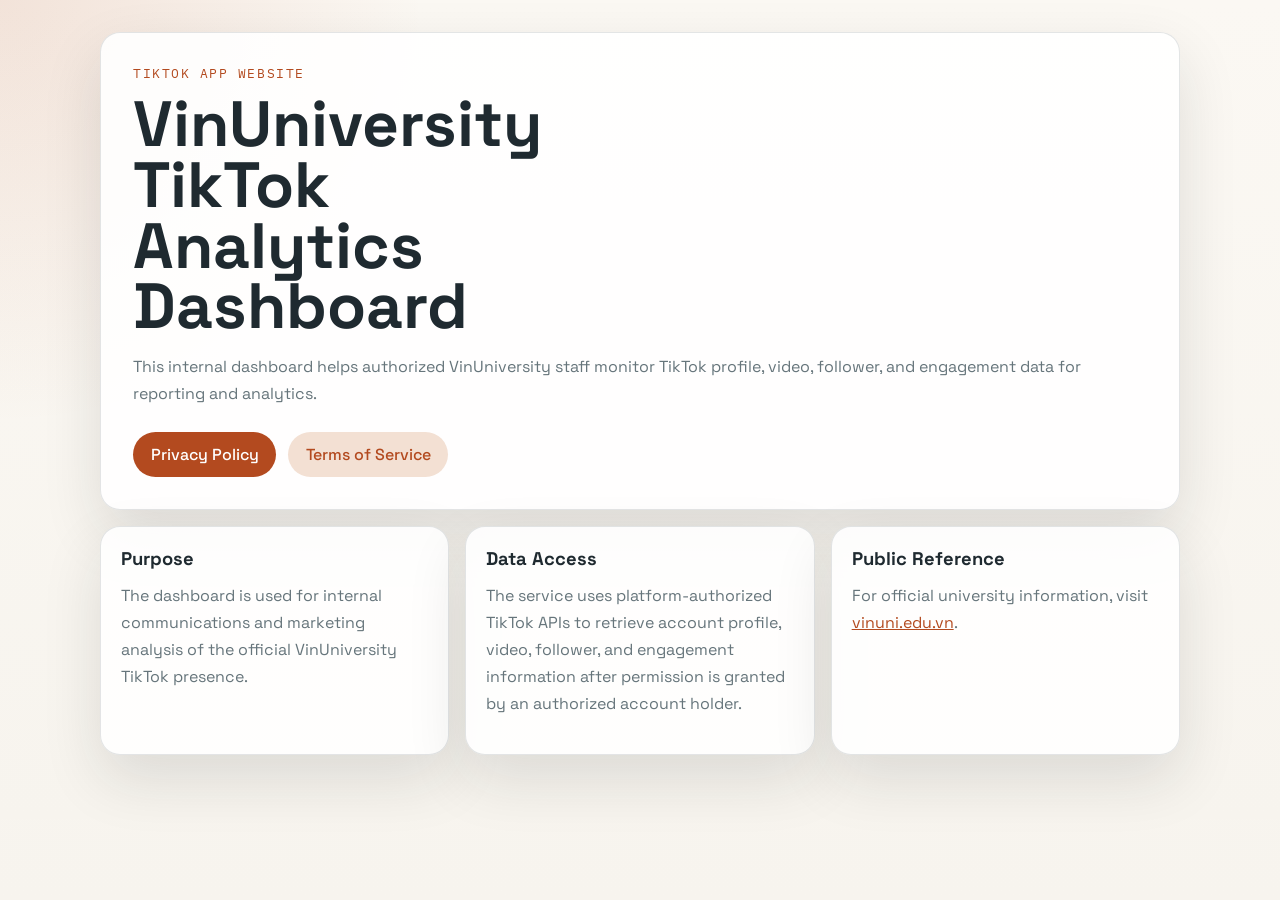
<file: index.html>
<!doctype html>
<html lang="en">
  <head>
    <meta charset="utf-8" />
    <meta name="viewport" content="width=device-width, initial-scale=1" />
    <title>VinUniversity TikTok Analytics Dashboard</title>
    <meta
      name="description"
      content="Internal analytics dashboard for VinUniversity to monitor TikTok profile, video, follower, and engagement data."
    />
    <link rel="preconnect" href="https://fonts.googleapis.com" />
    <link rel="preconnect" href="https://fonts.gstatic.com" crossorigin />
    <link
      href="https://fonts.googleapis.com/css2?family=Space+Grotesk:wght@400;500;700&family=IBM+Plex+Mono:wght@400;500&display=swap"
      rel="stylesheet"
    />
    <link rel="stylesheet" href="./styles.css" />
  </head>
  <body>
    <main class="shell">
      <section class="hero">
        <p class="eyebrow">TikTok App Website</p>
        <h1>VinUniversity TikTok Analytics Dashboard</h1>
        <p class="lead">
          This internal dashboard helps authorized VinUniversity staff monitor TikTok profile,
          video, follower, and engagement data for reporting and analytics.
        </p>
        <div class="link-row">
          <a class="button" href="./privacy.html">Privacy Policy</a>
          <a class="button button-secondary" href="./terms.html">Terms of Service</a>
        </div>
      </section>

      <section class="card-grid">
        <article class="card">
          <h2>Purpose</h2>
          <p>
            The dashboard is used for internal communications and marketing analysis of the
            official VinUniversity TikTok presence.
          </p>
        </article>

        <article class="card">
          <h2>Data Access</h2>
          <p>
            The service uses platform-authorized TikTok APIs to retrieve account profile, video,
            follower, and engagement information after permission is granted by an authorized
            account holder.
          </p>
        </article>

        <article class="card">
          <h2>Public Reference</h2>
          <p>
            For official university information, visit
            <a href="https://vinuni.edu.vn/" target="_blank" rel="noreferrer">vinuni.edu.vn</a>.
          </p>
        </article>
      </section>
    </main>
  </body>
</html>
</file>
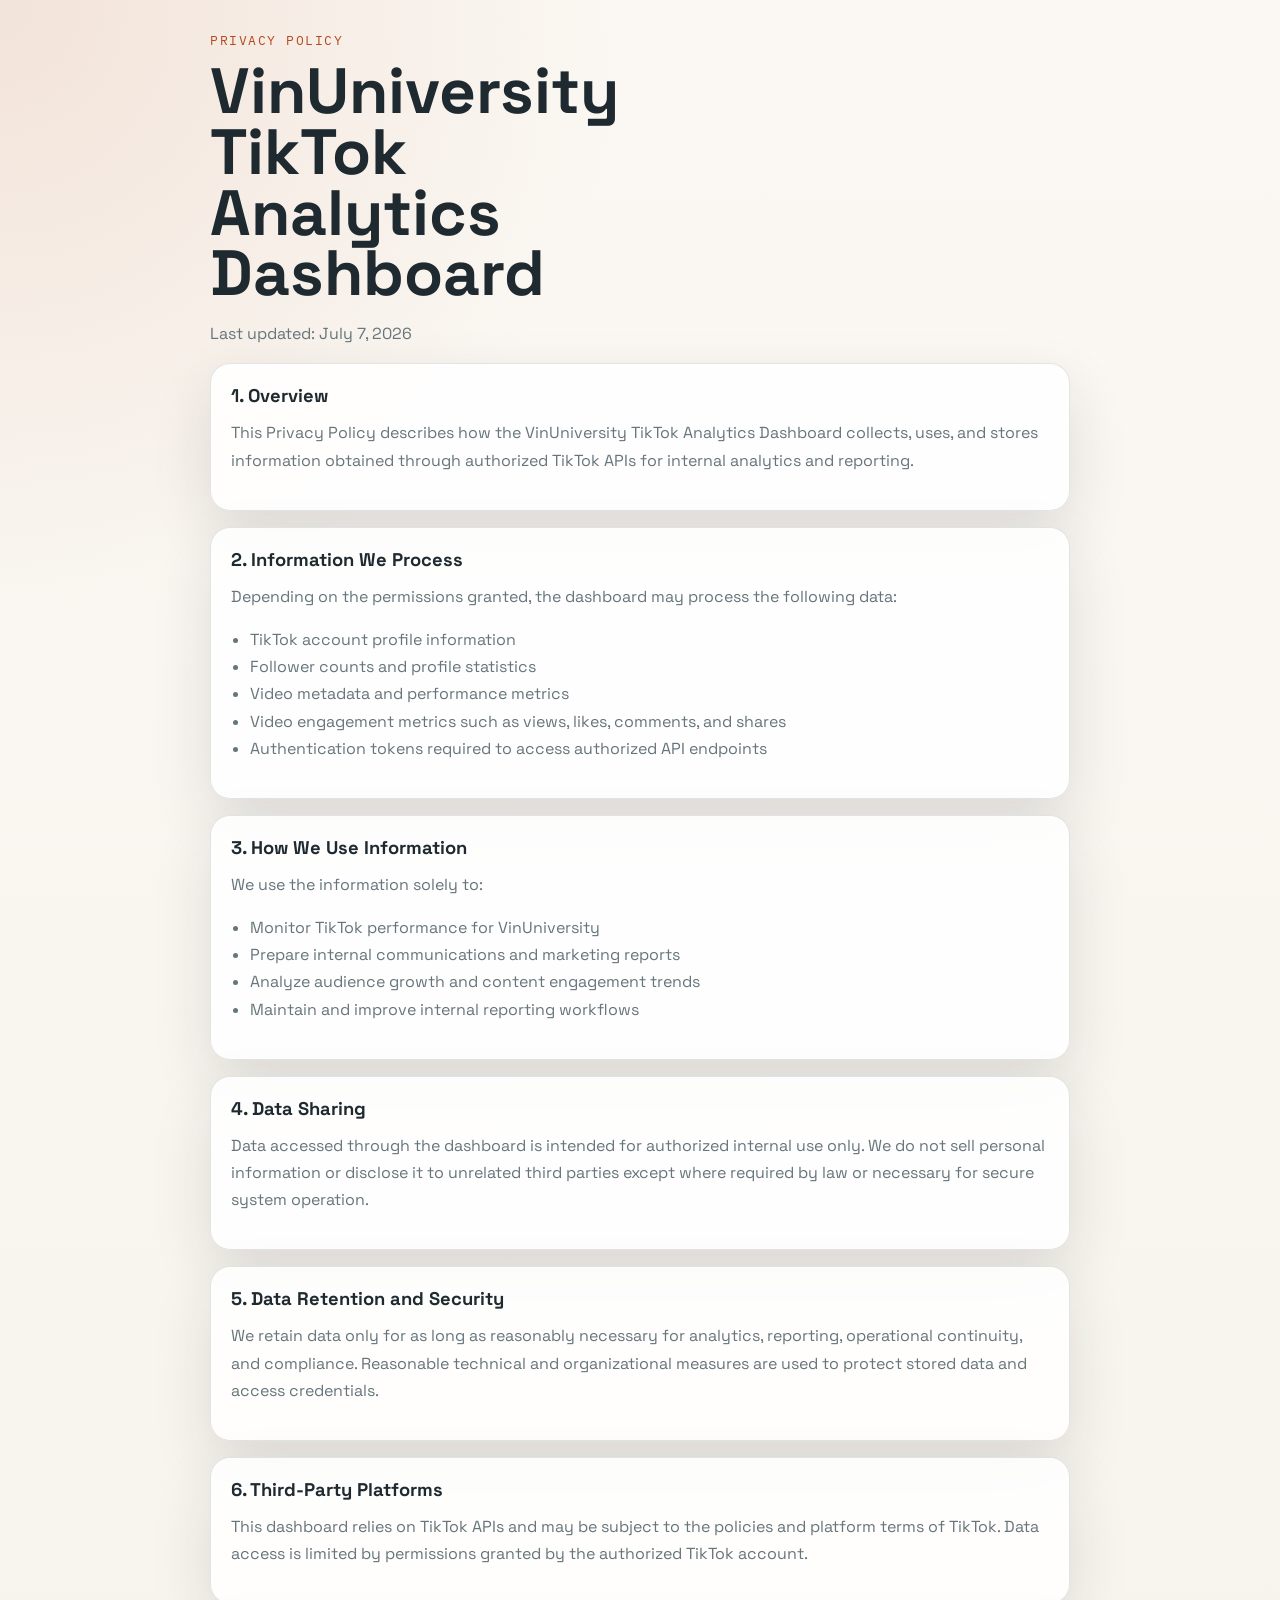
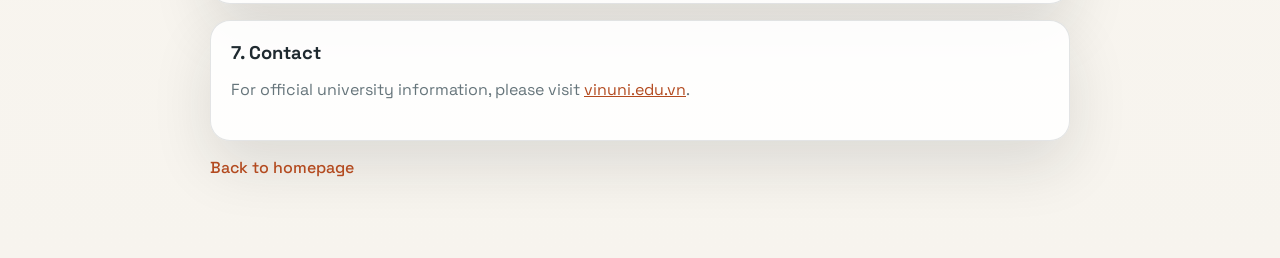
<file: privacy.html>
<!doctype html>
<html lang="en">
  <head>
    <meta charset="utf-8" />
    <meta name="viewport" content="width=device-width, initial-scale=1" />
    <title>Privacy Policy | VinUniversity TikTok Analytics Dashboard</title>
    <meta
      name="description"
      content="Privacy Policy for the VinUniversity TikTok Analytics Dashboard."
    />
    <link rel="preconnect" href="https://fonts.googleapis.com" />
    <link rel="preconnect" href="https://fonts.gstatic.com" crossorigin />
    <link
      href="https://fonts.googleapis.com/css2?family=Space+Grotesk:wght@400;500;700&family=IBM+Plex+Mono:wght@400;500&display=swap"
      rel="stylesheet"
    />
    <link rel="stylesheet" href="./styles.css" />
  </head>
  <body>
    <main class="shell shell-narrow">
      <p class="eyebrow">Privacy Policy</p>
      <h1>VinUniversity TikTok Analytics Dashboard</h1>
      <p class="last-updated">Last updated: July 7, 2026</p>

      <section class="legal-block">
        <h2>1. Overview</h2>
        <p>
          This Privacy Policy describes how the VinUniversity TikTok Analytics Dashboard collects,
          uses, and stores information obtained through authorized TikTok APIs for internal
          analytics and reporting.
        </p>
      </section>

      <section class="legal-block">
        <h2>2. Information We Process</h2>
        <p>Depending on the permissions granted, the dashboard may process the following data:</p>
        <ul>
          <li>TikTok account profile information</li>
          <li>Follower counts and profile statistics</li>
          <li>Video metadata and performance metrics</li>
          <li>Video engagement metrics such as views, likes, comments, and shares</li>
          <li>Authentication tokens required to access authorized API endpoints</li>
        </ul>
      </section>

      <section class="legal-block">
        <h2>3. How We Use Information</h2>
        <p>We use the information solely to:</p>
        <ul>
          <li>Monitor TikTok performance for VinUniversity</li>
          <li>Prepare internal communications and marketing reports</li>
          <li>Analyze audience growth and content engagement trends</li>
          <li>Maintain and improve internal reporting workflows</li>
        </ul>
      </section>

      <section class="legal-block">
        <h2>4. Data Sharing</h2>
        <p>
          Data accessed through the dashboard is intended for authorized internal use only. We do
          not sell personal information or disclose it to unrelated third parties except where
          required by law or necessary for secure system operation.
        </p>
      </section>

      <section class="legal-block">
        <h2>5. Data Retention and Security</h2>
        <p>
          We retain data only for as long as reasonably necessary for analytics, reporting,
          operational continuity, and compliance. Reasonable technical and organizational measures
          are used to protect stored data and access credentials.
        </p>
      </section>

      <section class="legal-block">
        <h2>6. Third-Party Platforms</h2>
        <p>
          This dashboard relies on TikTok APIs and may be subject to the policies and platform
          terms of TikTok. Data access is limited by permissions granted by the authorized TikTok
          account.
        </p>
      </section>

      <section class="legal-block">
        <h2>7. Contact</h2>
        <p>
          For official university information, please visit
          <a href="https://vinuni.edu.vn/" target="_blank" rel="noreferrer">vinuni.edu.vn</a>.
        </p>
      </section>

      <p><a class="text-link" href="./index.html">Back to homepage</a></p>
    </main>
  </body>
</html>
</file>
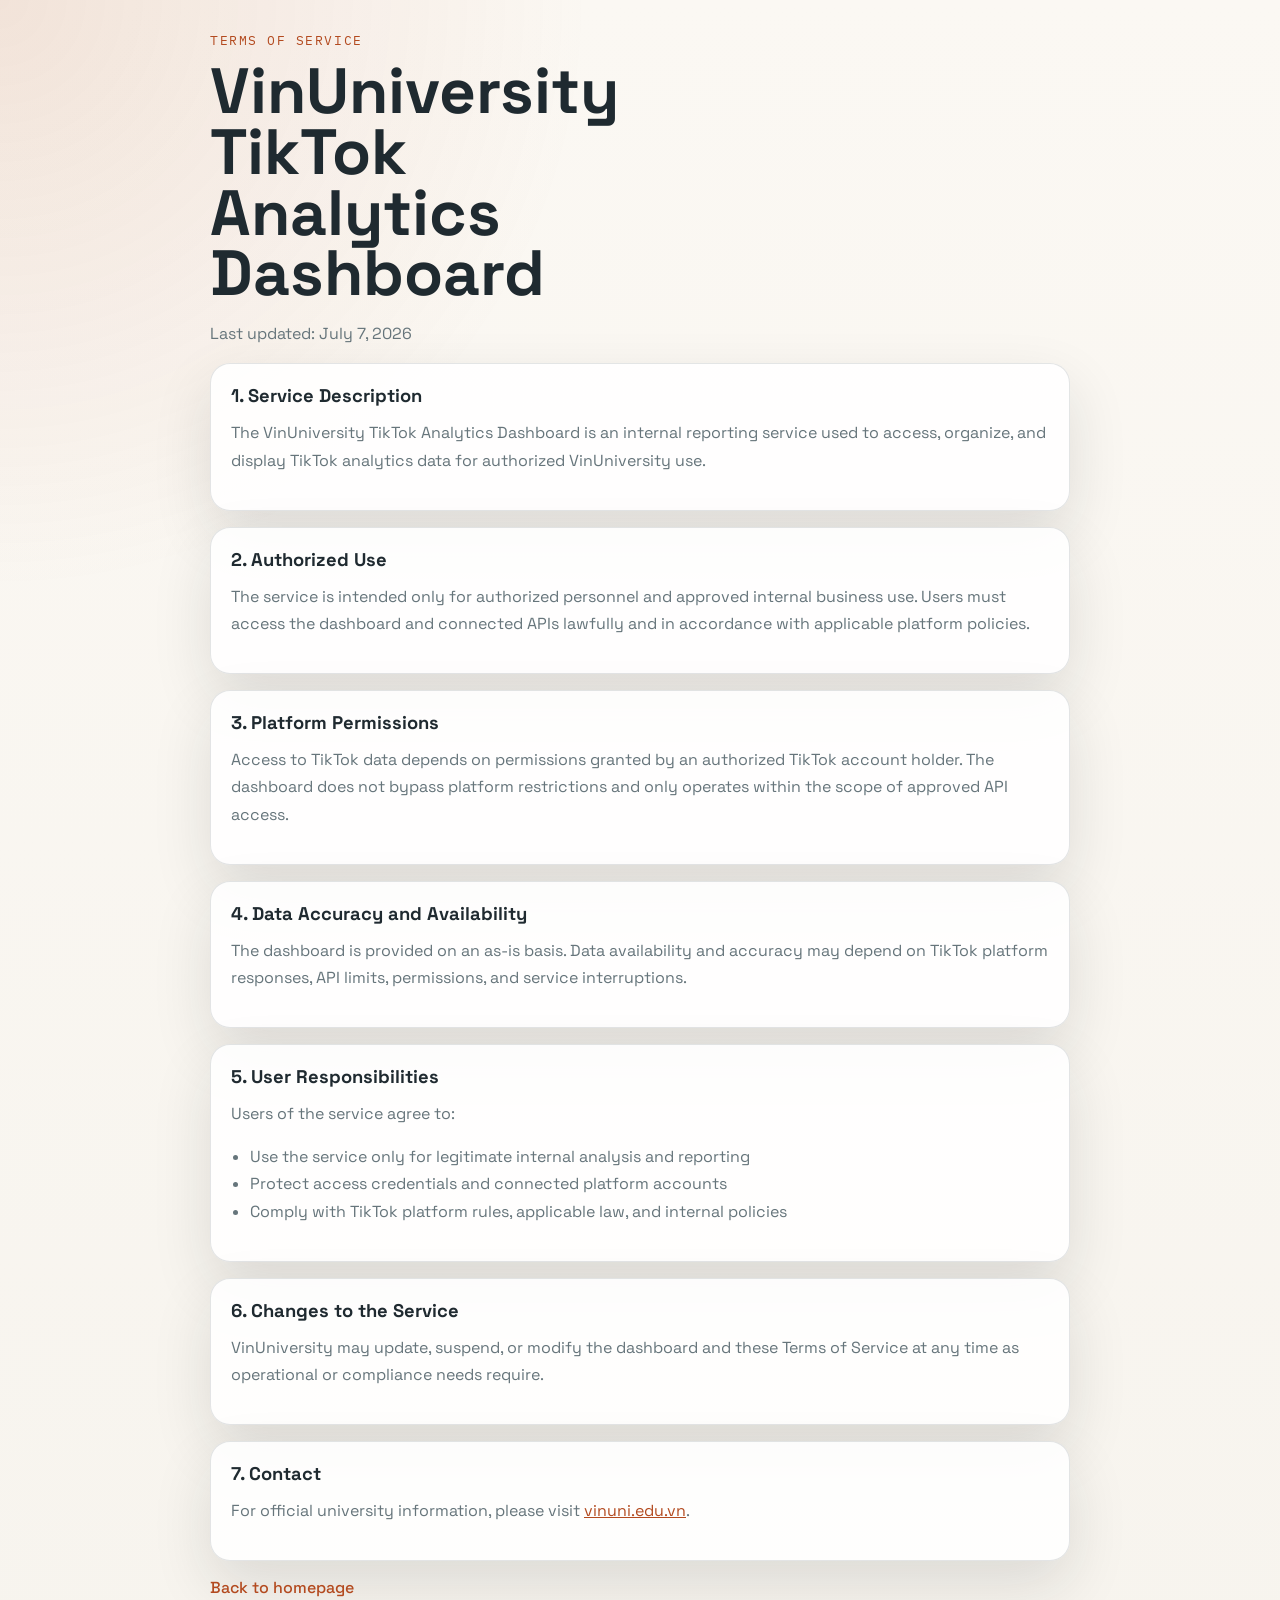
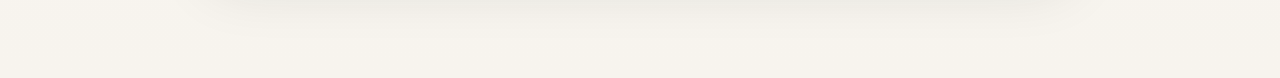
<file: terms.html>
<!doctype html>
<html lang="en">
  <head>
    <meta charset="utf-8" />
    <meta name="viewport" content="width=device-width, initial-scale=1" />
    <title>Terms of Service | VinUniversity TikTok Analytics Dashboard</title>
    <meta
      name="description"
      content="Terms of Service for the VinUniversity TikTok Analytics Dashboard."
    />
    <link rel="preconnect" href="https://fonts.googleapis.com" />
    <link rel="preconnect" href="https://fonts.gstatic.com" crossorigin />
    <link
      href="https://fonts.googleapis.com/css2?family=Space+Grotesk:wght@400;500;700&family=IBM+Plex+Mono:wght@400;500&display=swap"
      rel="stylesheet"
    />
    <link rel="stylesheet" href="./styles.css" />
  </head>
  <body>
    <main class="shell shell-narrow">
      <p class="eyebrow">Terms of Service</p>
      <h1>VinUniversity TikTok Analytics Dashboard</h1>
      <p class="last-updated">Last updated: July 7, 2026</p>

      <section class="legal-block">
        <h2>1. Service Description</h2>
        <p>
          The VinUniversity TikTok Analytics Dashboard is an internal reporting service used to
          access, organize, and display TikTok analytics data for authorized VinUniversity use.
        </p>
      </section>

      <section class="legal-block">
        <h2>2. Authorized Use</h2>
        <p>
          The service is intended only for authorized personnel and approved internal business use.
          Users must access the dashboard and connected APIs lawfully and in accordance with
          applicable platform policies.
        </p>
      </section>

      <section class="legal-block">
        <h2>3. Platform Permissions</h2>
        <p>
          Access to TikTok data depends on permissions granted by an authorized TikTok account
          holder. The dashboard does not bypass platform restrictions and only operates within the
          scope of approved API access.
        </p>
      </section>

      <section class="legal-block">
        <h2>4. Data Accuracy and Availability</h2>
        <p>
          The dashboard is provided on an as-is basis. Data availability and accuracy may depend on
          TikTok platform responses, API limits, permissions, and service interruptions.
        </p>
      </section>

      <section class="legal-block">
        <h2>5. User Responsibilities</h2>
        <p>Users of the service agree to:</p>
        <ul>
          <li>Use the service only for legitimate internal analysis and reporting</li>
          <li>Protect access credentials and connected platform accounts</li>
          <li>Comply with TikTok platform rules, applicable law, and internal policies</li>
        </ul>
      </section>

      <section class="legal-block">
        <h2>6. Changes to the Service</h2>
        <p>
          VinUniversity may update, suspend, or modify the dashboard and these Terms of Service at
          any time as operational or compliance needs require.
        </p>
      </section>

      <section class="legal-block">
        <h2>7. Contact</h2>
        <p>
          For official university information, please visit
          <a href="https://vinuni.edu.vn/" target="_blank" rel="noreferrer">vinuni.edu.vn</a>.
        </p>
      </section>

      <p><a class="text-link" href="./index.html">Back to homepage</a></p>
    </main>
  </body>
</html>
</file>
<file: styles.css>
:root {
  --bg: #f7f4ee;
  --paper: rgba(255, 255, 255, 0.88);
  --text: #1f2a30;
  --muted: #66757b;
  --line: rgba(31, 42, 48, 0.12);
  --accent: #b34a1f;
  --accent-soft: #f3e0d3;
  --shadow: 0 24px 60px rgba(23, 30, 35, 0.12);
}

* {
  box-sizing: border-box;
}

html,
body {
  margin: 0;
  min-height: 100%;
  background:
    radial-gradient(circle at top left, rgba(179, 74, 31, 0.12), transparent 28%),
    linear-gradient(180deg, #fbf8f3 0%, var(--bg) 100%);
  color: var(--text);
  font-family: "Space Grotesk", sans-serif;
}

body {
  padding: 2rem 1rem 4rem;
}

a {
  color: var(--accent);
}

.shell {
  width: min(1080px, 100%);
  margin: 0 auto;
}

.shell-narrow {
  width: min(860px, 100%);
}

.eyebrow {
  margin: 0 0 0.75rem;
  color: var(--accent);
  font-family: "IBM Plex Mono", monospace;
  font-size: 0.8rem;
  letter-spacing: 0.12em;
  text-transform: uppercase;
}

.hero,
.legal-block,
.card {
  background: var(--paper);
  border: 1px solid var(--line);
  border-radius: 1.25rem;
  box-shadow: var(--shadow);
}

.hero {
  padding: 2rem;
  margin-bottom: 1rem;
}

h1,
h2,
p,
ul {
  margin-top: 0;
}

h1 {
  font-size: clamp(2.2rem, 5vw, 4.25rem);
  line-height: 0.95;
  max-width: 12ch;
  margin-bottom: 1rem;
}

h2 {
  font-size: 1.15rem;
  margin-bottom: 0.75rem;
}

.lead,
.last-updated,
.legal-block p,
.legal-block li,
.card p {
  color: var(--muted);
  line-height: 1.7;
}

.link-row {
  display: flex;
  flex-wrap: wrap;
  gap: 0.75rem;
  margin-top: 1.5rem;
}

.button {
  display: inline-flex;
  align-items: center;
  justify-content: center;
  min-height: 2.75rem;
  padding: 0.75rem 1.1rem;
  border-radius: 999px;
  background: var(--accent);
  color: #fff;
  text-decoration: none;
  font-weight: 500;
}

.button-secondary {
  background: var(--accent-soft);
  color: var(--accent);
}

.card-grid {
  display: grid;
  grid-template-columns: repeat(3, minmax(0, 1fr));
  gap: 1rem;
}

.card,
.legal-block {
  padding: 1.25rem;
}

.legal-block {
  margin-bottom: 1rem;
}

.text-link {
  text-decoration: none;
  font-weight: 500;
}

ul {
  padding-left: 1.2rem;
}

@media (max-width: 820px) {
  .card-grid {
    grid-template-columns: 1fr;
  }

  .hero {
    padding: 1.5rem;
  }
}
</file>
